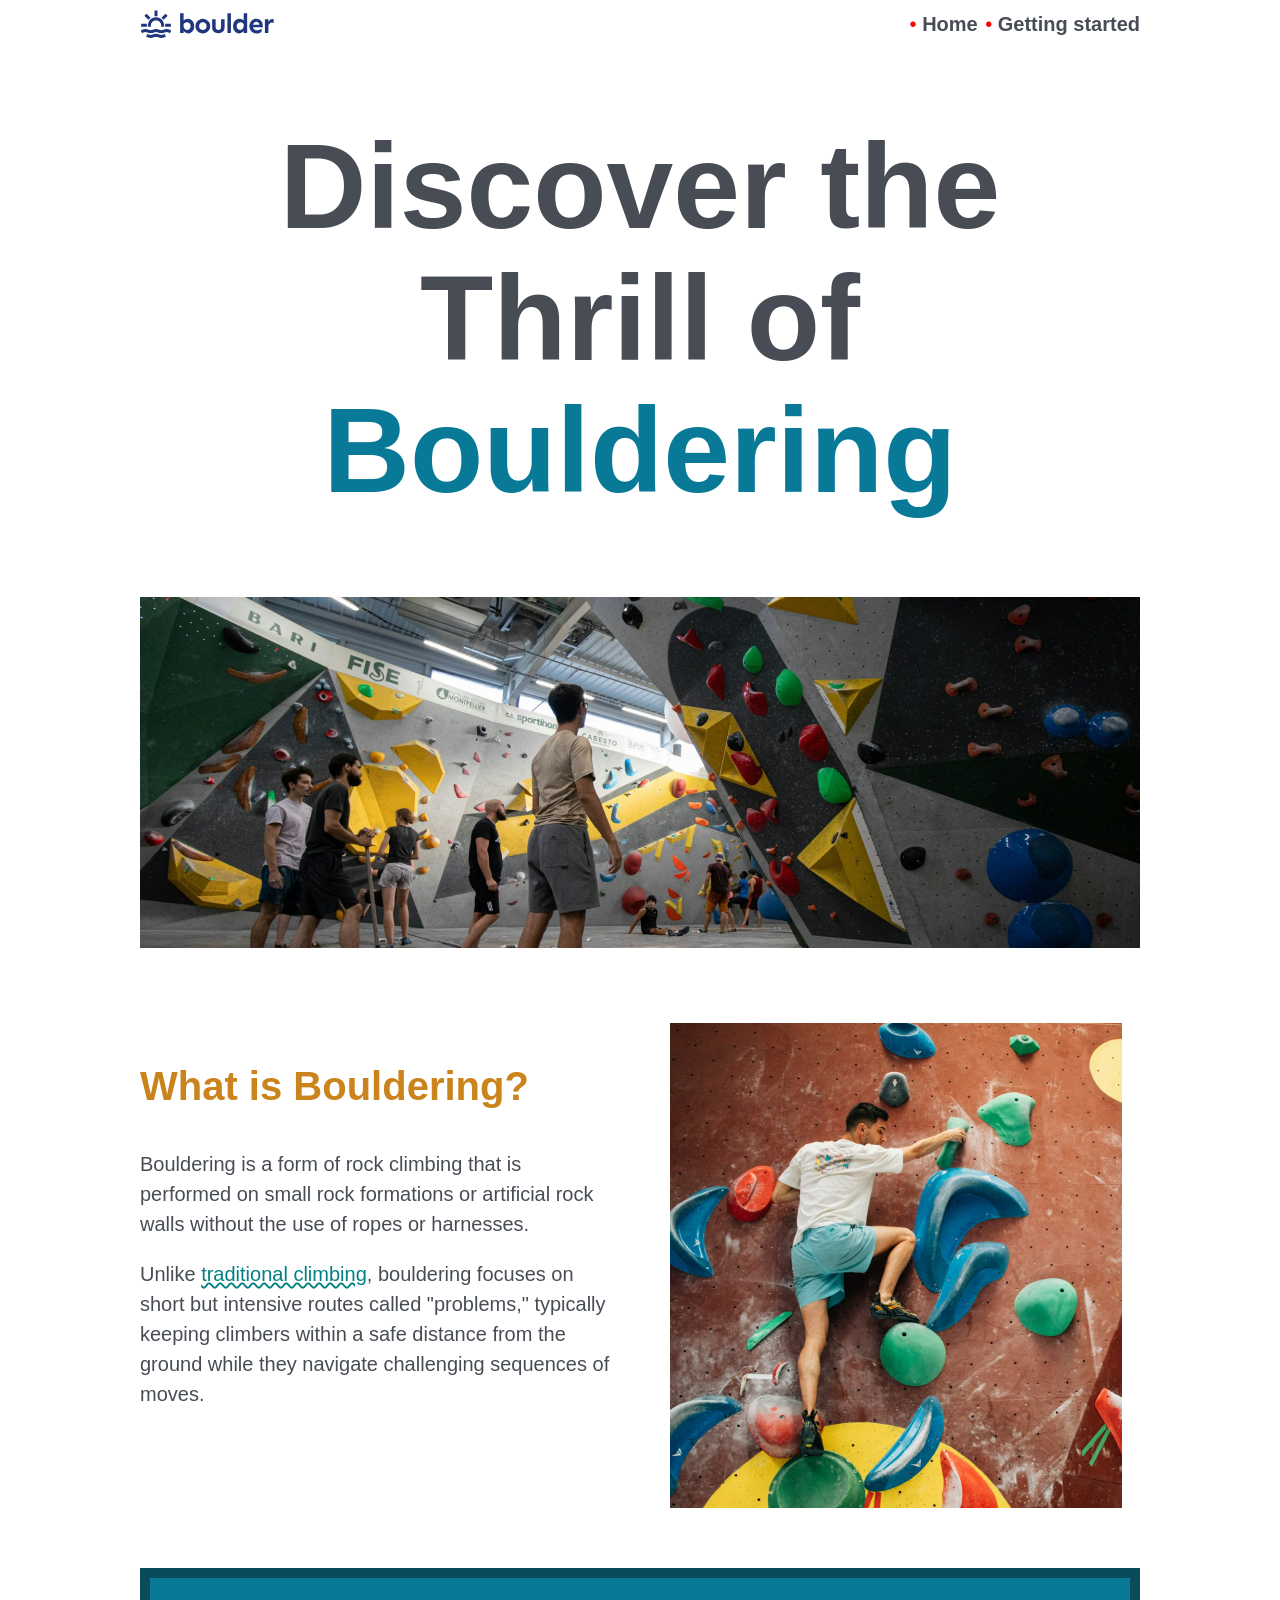
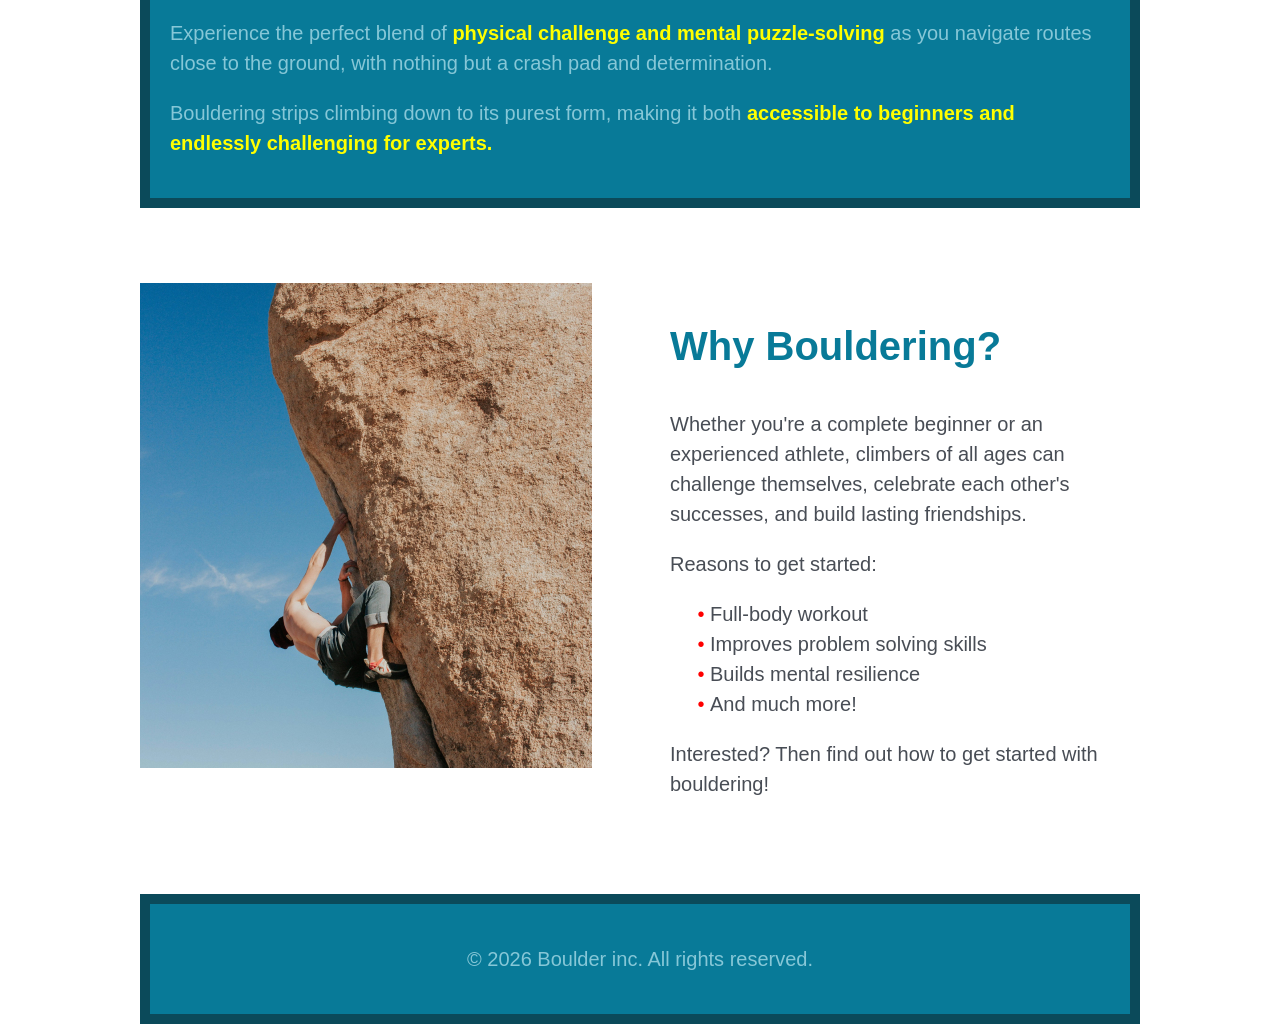
<file: index.html>
<!doctype html>
<html lang="en">

<head>
    <meta charset="UTF-8" />
    <meta name="viewport" content="width=device-width, initial-scale=1.0" />
    <title>Bouldering Website | Home</title>
    <link rel="stylesheet" href="css/style.css" />
</head>

<body>
    <div class="wrapper">
        <header>
            <img src="version_1/images/logo.svg" alt="Boulder inc." />
            <nav class="primary-navigation" aria-label="Primary navigation">
                <ul>
                    <li><a href="index.html">Home</a></li>
                    <li><a href="getting-started.html">Getting started</a></li>
                </ul>
            </nav>
        </header>

        <main>
            <h1>Discover the Thrill of <span class="teal-text">Bouldering</span></h1>
            <img src="version_1/images/bouldering-gym.jpg" alt="An indoor bouldering gym filled with climbers" />


            <section>
                <div class="two-column-layout">
                    <div>
                        <h2>What is Bouldering?</h2>
                        <p>
                            Bouldering is a form of rock climbing that is performed on small rock
                            formations or artificial rock walls without the use of ropes or harnesses.
                        </p>
                        <p>
                            Unlike <a href="https://en.wikipedia.org/wiki/Traditional_climbing">traditional
                                climbing</a>,
                            bouldering focuses on short but intensive routes called "problems," typically keeping
                            climbers within a safe distance from the ground while they navigate challenging sequences of
                            moves.
                        </p>
                    </div>
                    <img src="version_2/images/what-is-bouldering.jpg"
                        alt="A man attempting a bouldering problem at an indoor gym" />
                </div>

                <div class="teal-bg">
                    <p>
                        Experience the perfect blend of <strong>physical challenge and mental puzzle-solving</strong>
                        as you navigate routes close to the ground, with nothing but a crash pad and determination.
                    </p>
                    <p>
                        Bouldering strips climbing down to its purest form, making it both
                        <strong>accessible to beginners and endlessly challenging for experts.</strong>
                    </p>
                </div>
            </section>

            <section>
                <div class="two-column-layout">
                    <img src="version_2/images/why-bouldering.jpg"
                        alt="A person climbing a large boulder outdoors with a blue sky background" />
                    <div>
                        <h2 class="teal-text">Why Bouldering?</h2>
                        <p>
                            Whether you're a complete beginner or an experienced athlete, climbers
                            of all ages can challenge themselves, celebrate each other's
                            successes, and build lasting friendships.
                        </p>

                        <p>Reasons to get started:</p>
                        <ul>
                            <li>Full-body workout</li>
                            <li>Improves problem solving skills</li>
                            <li>Builds mental resilience</li>
                            <li>And much more!</li>
                        </ul>

                        <p>Interested? Then find out how to get started with bouldering!</p>
                    </div>
                </div>
            </section>
        </main>

        <footer class="teal-bg">
            <p>© 2026 Boulder inc. All rights reserved.</p>
        </footer>
    </div>
</body>

</html>
</file>
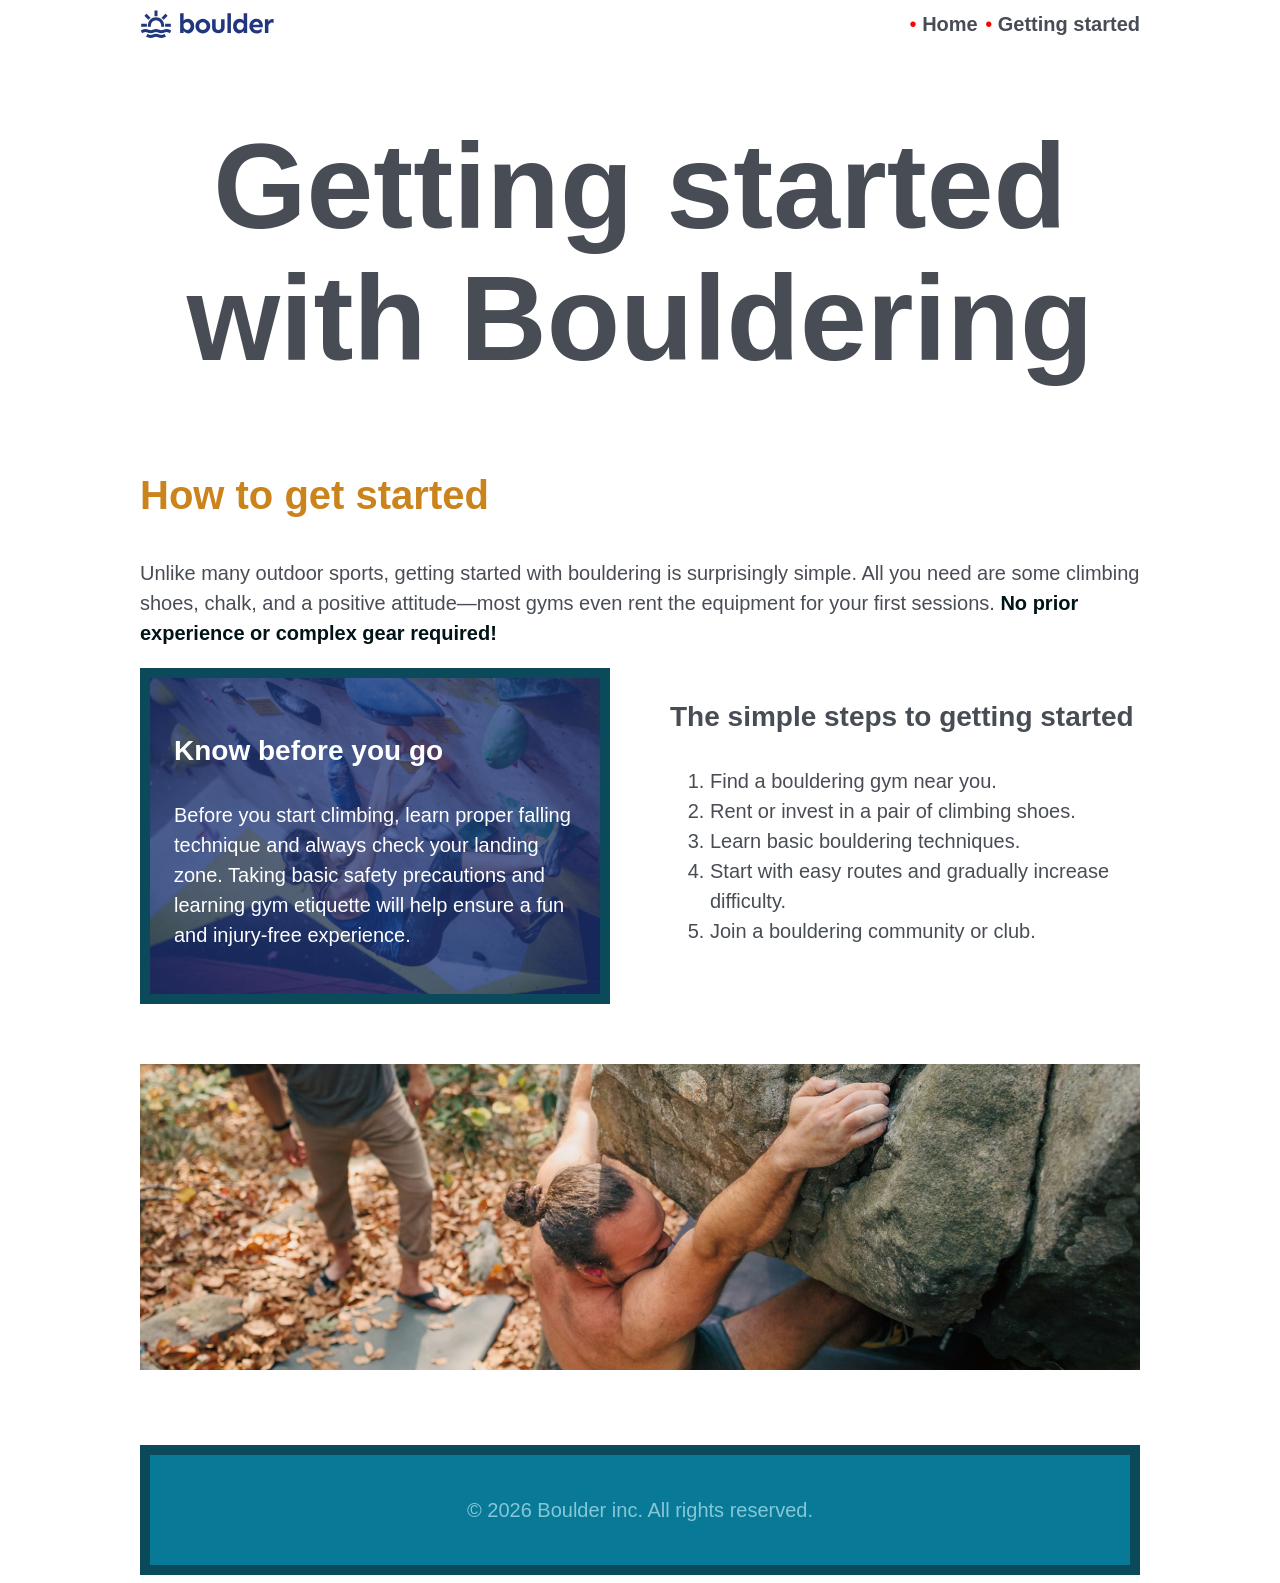
<file: getting-started.html>
<!doctype html>
<html lang="en">

<head>
    <meta charset="UTF-8" />
    <meta name="viewport" content="width=device-width, initial-scale=1.0" />
    <title>Bouldering Website | Getting Started</title>
    <link rel="stylesheet" href="css/style.css" />
</head>

<body>
    <div class="wrapper">
        <header>
            <img src="version_1/images/logo.svg" alt="Boulder inc." />
            <nav class="primary-navigation" aria-label="Primary navigation">
                <ul>
                    <li><a href="index.html">Home</a></li>
                    <li><a href="getting-started.html">Getting started</a></li>
                </ul>
            </nav>
        </header>

        <main>
            <h1>Getting started with Bouldering</h1>

            <section>

                <h2>How to get started</h2>
                <p>
                    Unlike many outdoor sports, getting started with bouldering is
                    surprisingly simple. All you need are some climbing shoes, chalk, and
                    a positive attitude—most gyms even rent the equipment for your first
                    sessions.
                    <strong>No prior experience or complex gear required!</strong>
                </p>

                <div class="two-column-layout">
                    <div class="climber-bg">
                        <h3>Know before you go</h3>
                        <p>
                            Before you start climbing, learn proper falling technique and always
                            check your landing zone. Taking basic safety precautions and
                            learning gym etiquette will help ensure a fun and injury-free
                            experience.
                        </p>
                    </div>
                    <div>
                        <h3>The simple steps to getting started</h3>
                        <ol>
                            <li>Find a bouldering gym near you.</li>
                            <li>Rent or invest in a pair of climbing shoes.</li>
                            <li>Learn basic bouldering techniques.</li>
                            <li>Start with easy routes and gradually increase difficulty.</li>
                            <li>Join a bouldering community or club.</li>
                        </ol>
                    </div>
                </div>

                <img src="version_1/images/getting-started-outdoors.jpg"
                    alt="An overhead angle of a climber scaling a boulder outdoors" />
            </section>
        </main>

        <footer class="teal-bg">
            <p>© 2026 Boulder inc. All rights reserved.</p>
        </footer>
    </div>
</body>

</html>
</file>
<file: css/style.css>
/* ==========================================================================
   Base Styles & Resets
   ========================================================================== */

* {
    box-sizing: border-box;
    /* Includes padding and borders within the element's total declared width/height */
}

body {
    font-family: sans-serif;
    font-size: 1.25rem;
    /* 1.25rem = 20px (assuming a 16px default root). Using rem ensures responsiveness 
       and respects user-defined browser font sizing preferences. */
    line-height: 1.5;
    /* Unitless line height ensures ideal legibility relative to the text size */
    color: #484D55;
}

header {
    display: flex;
    gap: 20px;
    justify-content: space-between;
    align-items: center;
}

section {
    margin-block: 75px;
    /* Logical Property: Applies margin to top and bottom (block axis) */
}

img {
    max-inline-size: 100%;
    /* Logical Property equivalent to max-width. Ensures images don't overflow layout limits */
    display: block;
}

/* ==========================================================================
   Typography & Links
   ========================================================================== */

h1 {
    font-family: 'Gill Sans', 'Gill Sans MT', Calibri, 'Trebuchet MS', sans-serif;
    text-align: center;
    font-size: 4.5rem;
    line-height: 1.1;

    /* Nesting the media query directly inside the element block */
    @media (width > 720px) {
        font-size: 7.5rem;
    }
}

h2 {
    color: #cb831c;
    font-size: 2.5rem;
}

h3 {
    font-size: 1.75rem;
}

.climber-bg h3 {
    color: white;
}

.climber-bg p {
    color: white;
}

strong {
    color: #011317;
}

a {
    color: teal;
    text-decoration-style: wavy;
}

/* Grouping hover and focus-visible states ensures keyboard users share the same styling parity */
a:hover,
a:focus-visible {
    color: yellowgreen;
}

a:active {
    color: darkcyan;
}

/* ==========================================================================
   Layout Components
   ========================================================================== */

.wrapper {
    max-inline-size: 1000px;
    /* Logical Property: Replaces max-width to protect text readability on wide displays */
    margin-inline: auto;
    /* Logical Property: Centres the layout horizontally on the inline axis */
}

.two-column-layout {
    display: grid;
    gap: 60px;
    margin-block-end: 60px;

    @media (width > 720px) {
        grid-template-columns: 1fr 1fr;
    }
}

/* ==========================================================================
   Navigation
   ========================================================================== */

.primary-navigation ul {
    display: flex;
    gap: 20px;
    list-style: none;
    margin: 0;
    padding: 0;
}

.primary-navigation a {
    color: #484D55;
    font-weight: bold;
    text-decoration: none;
}

.primary-navigation a:hover,
.primary-navigation a:focus-visible {
    color: #087a98;
}

/* ==========================================================================
   Utility & Context Classes
   ========================================================================== */

.teal-text {
    color: #087a98;
}

.teal-bg {
    background-color: #087a98;
    color: #86c7d7;
    padding: 20px;
    border: 10px solid #0b4a5a;
}

.teal-bg strong {
    color: yellow;
}



.climber-bg {
    background-image: url('../version_2/images/simple-steps.jpg');
    background-repeat: no-repeat;
    background-position: center;
    background-size: cover;
    padding: 24px;
    border: 10px solid #0b4a5a;
    /* Design Tip: Always use an accessible background-color fallback if image assets fail to resolve */
    background-color: #0b4a5a;
}

footer {
    text-align: center;
}

/* Styled markers for standard content unordered lists */
ul li::marker {
    color: red;
    content: "• ";
}
</file>
